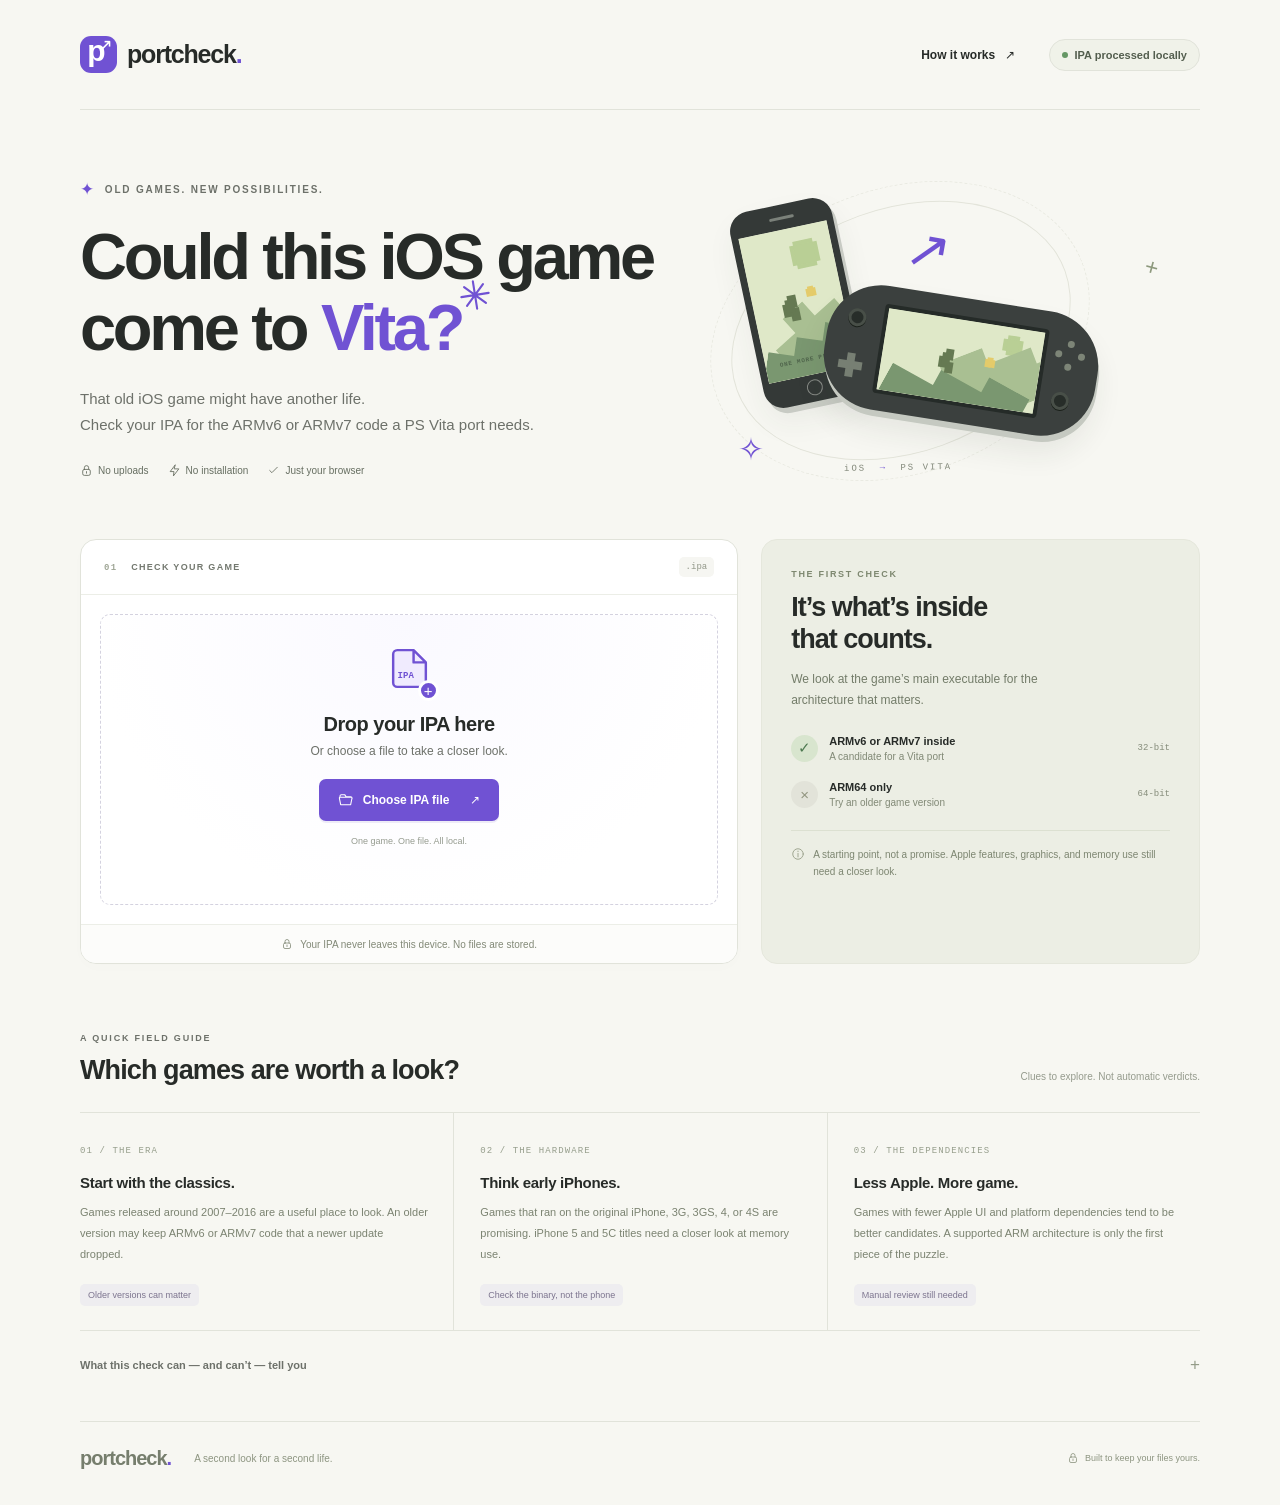
<file: ios-port-check/index.html>
<!doctype html>
<html lang="en">
<head>
  <meta charset="utf-8">
  <meta name="viewport" content="width=device-width, initial-scale=1">
  <meta name="description" content="Give an old iOS game a second look. Read IPA metadata, check for ARMv6 or ARMv7, and calculate SHA-256 hashes entirely on your device.">
  <meta http-equiv="Content-Security-Policy" content="default-src 'self'; script-src 'self'; style-src 'self'; img-src 'self' blob: data: https://*.mzstatic.com; worker-src 'self'; connect-src https://itunes.apple.com; object-src 'none'; base-uri 'none'; form-action 'none'">
  <meta name="theme-color" content="#f7f7f2">
  <title>Portcheck — Could this iOS game come to Vita?</title>
  <link rel="icon" href="./favicon.svg" type="image/svg+xml">
  <link rel="stylesheet" href="./style.css">
  <script type="module" src="./app.js"></script>
</head>
<body>
  <header class="site-header wrap">
    <a class="brand" href="./" aria-label="Portcheck home"><span class="brand-symbol" aria-hidden="true">p<span>↗</span></span>portcheck<span class="brand-dot">.</span></a>
    <nav aria-label="Main navigation"><a href="#how-it-works">How it works <span aria-hidden="true">↗</span></a><span class="header-badge"><span class="live-dot"></span>IPA processed locally</span></nav>
  </header>

  <main class="wrap">
    <section class="hero" aria-labelledby="hero-title">
      <div class="hero-copy">
        <div class="eyebrow"><span class="tiny-cross" aria-hidden="true">✦</span> OLD GAMES. NEW POSSIBILITIES.</div>
        <h1 id="hero-title">Could this iOS game<br>come to <span class="vita-word">Vita<svg class="word-star" viewBox="0 0 32 32" aria-hidden="true" focusable="false"><path d="M16 3v26M3 16h26M7 7l18 18M7 25l18-18"/></svg>?</span></h1>
        <p class="hero-description">That old iOS game might have another life.<br class="desktop-break"> Check your IPA for the ARMv6 or ARMv7 code a PS Vita port needs.</p>
        <div class="hero-pills"><span><svg aria-hidden="true"><use href="#icon-lock"/></svg>No uploads</span><span><svg aria-hidden="true"><use href="#icon-bolt"/></svg>No installation</span><span><svg aria-hidden="true"><use href="#icon-check"/></svg>Just your browser</span></div>
      </div>
      <div class="device-scene" aria-hidden="true">
        <div class="scene-orbit orbit-one"></div><div class="scene-orbit orbit-two"></div><span class="scene-spark spark-one">+</span><span class="scene-spark spark-two">✧</span>
        <div class="phone"><div class="phone-speaker"></div><div class="phone-screen"><div class="pixel-scene"><div class="pixel-sun"></div><div class="pixel-hill hill-back"></div><div class="pixel-hill hill-front"></div><span class="pixel-player"></span><span class="pixel-coin"></span></div><div class="phone-caption">ONE MORE PLAY?</div></div><div class="phone-home"></div></div>
        <div class="transfer-arrow">↗</div>
        <div class="vita"><div class="vita-left"><i class="stick"></i><i class="dpad"></i></div><div class="vita-screen"><div class="pixel-scene"><div class="pixel-sun"></div><div class="pixel-hill hill-back"></div><div class="pixel-hill hill-front"></div><span class="pixel-player"></span><span class="pixel-coin"></span></div></div><div class="vita-right"><div class="face-buttons"><i></i><i></i><i></i><i></i></div><i class="stick"></i></div></div>
        <div class="scene-label">iOS <span>→</span> PS VITA</div>
      </div>
    </section>

    <section class="checker-grid" aria-label="IPA checker">
      <div class="upload-card">
        <div class="card-topline"><span><span class="step-label">01</span> CHECK YOUR GAME</span><span class="file-type">.ipa</span></div>
        <div id="drop-zone" class="drop-zone">
          <input id="file-input" type="file" accept=".ipa" aria-label="Choose an IPA file">
          <div class="file-glyph" aria-hidden="true"><svg><use href="#icon-file"/></svg><span>IPA</span><i>+</i></div>
          <h2>Drop your IPA here</h2>
          <p>Or choose a file to take a closer look.</p>
          <button type="button" class="button primary" id="choose-button"><svg aria-hidden="true"><use href="#icon-folder"/></svg>Choose IPA file <span aria-hidden="true">↗</span></button>
          <span class="drop-hint">One game. One file. All local.</span>
        </div>
        <div id="processing" class="processing" hidden aria-live="polite">
          <div class="scan-orbit" aria-hidden="true"><svg><use href="#icon-file"/></svg></div>
          <h2>Taking a closer look…</h2>
          <p id="processing-file"></p>
          <progress id="progress" max="100" value="0" aria-label="IPA inspection progress"></progress>
          <div class="progress-label"><span id="progress-label">Reading archive</span><span id="progress-value">0%</span></div>
          <button class="text-button" id="cancel-button" type="button">Cancel inspection</button>
        </div>
        <div id="checked-state" class="checked-state" hidden><span class="checked-symbol" aria-hidden="true">✓</span><h2>Inspection complete</h2><p id="checked-file"></p><button type="button" class="button secondary" id="another-button">Check another IPA <span aria-hidden="true">↗</span></button></div>
        <div class="upload-footer"><svg aria-hidden="true"><use href="#icon-lock"/></svg>Your IPA never leaves this device. No files are stored.</div>
      </div>

      <aside class="looking-card">
        <div class="eyebrow">THE FIRST CHECK</div>
        <h2>It’s what’s inside <br>that counts.</h2>
        <p>We look at the game’s main executable for the architecture that matters.</p>
        <div class="architecture-row"><span class="architecture-icon yes">✓</span><div><strong>ARMv6 or ARMv7 inside</strong><span>A candidate for a Vita port</span></div><code>32-bit</code></div>
        <div class="architecture-row"><span class="architecture-icon no">×</span><div><strong>ARM64 only</strong><span>Try an older game version</span></div><code>64-bit</code></div>
        <div class="small-note"><svg aria-hidden="true"><use href="#icon-info"/></svg><p>A starting point, not a promise. Apple features, graphics, and memory use still need a closer look.</p></div>
      </aside>
    </section>

    <div id="error" class="error-banner" role="alert" hidden><svg aria-hidden="true"><use href="#icon-info"/></svg><div><strong>Couldn’t inspect this IPA</strong><p id="error-message"></p></div><button id="dismiss-error" aria-label="Dismiss error" type="button">×</button></div>

    <section id="results" class="results" aria-labelledby="result-heading" hidden tabindex="-1">
      <div class="section-heading"><div><span class="eyebrow">THE RESULTS ARE IN</span><h2 id="result-heading">Your game, under the hood.</h2></div><span class="local-result"><span class="live-dot"></span>Checked locally</span></div>
      <div id="verdict" class="verdict"><div id="verdict-icon" class="verdict-icon" aria-hidden="true">✓</div><div><span class="verdict-eyebrow" id="verdict-eyebrow"></span><h3 id="verdict-title"></h3><p id="verdict-description"></p></div></div>
      <div class="report-card"><div class="report-heading"><div><span class="eyebrow">TAKE THE DETAILS WITH YOU</span><h3>A little report. Ready to share.</h3><p>Copy formatted text or Markdown, ready to paste.</p></div><div class="report-actions"><button class="button primary" id="copy-rich-text" type="button"><svg aria-hidden="true"><use href="#icon-copy"/></svg>Copy rich text</button><button class="button secondary" id="copy-report" type="button"><svg aria-hidden="true"><use href="#icon-copy"/></svg>Copy Markdown</button></div></div><p id="artwork-feedback" class="artwork-feedback" role="status" aria-live="polite"></p><div id="rich-text-report" class="rich-text-report" role="document" aria-label="Formatted portability report" tabindex="0"></div><details id="markdown-details" class="markdown-details"><summary>View Markdown</summary><textarea id="markdown-report" readonly spellcheck="false" aria-label="Copyable Markdown portability report"></textarea></details><p id="copy-feedback" class="copy-feedback" role="status" aria-live="polite"></p></div>
    </section>

    <section class="guide" id="how-it-works" aria-labelledby="guide-title">
      <div class="section-heading"><div><span class="eyebrow">A QUICK FIELD GUIDE</span><h2 id="guide-title">Which games are worth a look?</h2></div><span class="guide-caption">Clues to explore. Not automatic verdicts.</span></div>
      <div class="guide-grid">
        <article><span class="guide-number">01 / THE ERA</span><h3>Start with the classics.</h3><p>Games released around 2007–2016 are a useful place to look. An older version may keep ARMv6 or ARMv7 code that a newer update dropped.</p><span class="guide-tag">Older versions can matter</span></article>
        <article><span class="guide-number">02 / THE HARDWARE</span><h3>Think early iPhones.</h3><p>Games that ran on the original iPhone, 3G, 3GS, 4, or 4S are promising. iPhone 5 and 5C titles need a closer look at memory use.</p><span class="guide-tag">Check the binary, not the phone</span></article>
        <article><span class="guide-number">03 / THE DEPENDENCIES</span><h3>Less Apple. More game.</h3><p>Games with fewer Apple UI and platform dependencies tend to be better candidates. A supported ARM architecture is only the first piece of the puzzle.</p><span class="guide-tag">Manual review still needed</span></article>
      </div>
      <details class="guide-details"><summary>What this check can — and can’t — tell you <span aria-hidden="true">+</span></summary><div><p><strong>“Portable” means an ARMv6 or ARMv7 executable was found in this version.</strong> We inspect the actual main Mach-O executable, including universal binaries. We don’t infer compatibility from the game’s age, metadata, or supported devices. ARMv5, ARMv7s, and ARM64 alone do not pass this check.</p><p>Original iPhone and iPhone 3G games use ARMv6, which passes the architecture check. Running on an iPhone 5S or later also doesn’t prove a game is ARM64-only: older universal versions can include ARMv6 or ARMv7. <a href="https://developer.apple.com/news/upcoming-requirements/?id=06062022a" target="_blank" rel="noreferrer">iOS 11 stopped launching 32-bit apps</a>, so minimum iOS is a useful clue, not the verdict.</p><p>Actual porting still requires engineering work and review of memory, graphics, iOS APIs, and any binary encryption. This tool does not execute, modify, or port the game. Missing or invalid executables produce an inspection error rather than a negative verdict.</p><p>Release dates appear only when the IPA explicitly includes release metadata. ZIP timestamps, purchase dates, and signing dates are never used as release dates.</p><p>IPAs are read in a local browser worker. SHA-256 covers every byte of the original IPA and every byte of its decompressed main executable, including all architecture slices. File contents and hashes stay on your device.</p><p>The App Store icon lookup sends only the bundle ID from the IPA to Apple’s US lookup service. When an exact match is found, the Markdown includes a public artwork URL from the current listing; its icon may differ from this older version. A delisted app or an unavailable lookup leaves the report without an icon.</p></div></details>
    </section>
  </main>
  <footer class="site-footer wrap"><a class="brand footer-brand" href="./">portcheck<span class="brand-dot">.</span></a><span>A second look for a second life.</span><span class="footer-local"><svg aria-hidden="true"><use href="#icon-lock"/></svg>Built to keep your files yours.</span></footer>
  <div id="announcements" class="sr-only" role="status" aria-live="polite"></div>
  <svg class="svg-library" xmlns="http://www.w3.org/2000/svg" aria-hidden="true"><defs>
    <symbol id="icon-lock" viewBox="0 0 24 24"><rect x="5" y="10" width="14" height="11" rx="3"/><path d="M8 10V7a4 4 0 0 1 8 0v3m-4 4v3"/></symbol>
    <symbol id="icon-bolt" viewBox="0 0 24 24"><path d="m13 2-9 12h7l-1 8 10-13h-8z"/></symbol>
    <symbol id="icon-check" viewBox="0 0 24 24"><path d="m5 12 4 4L19 6"/></symbol>
    <symbol id="icon-file" viewBox="0 0 24 24"><path d="M14 3H6a2 2 0 0 0-2 2v14a2 2 0 0 0 2 2h12a2 2 0 0 0 2-2V9zm0 0v6h6"/></symbol>
    <symbol id="icon-folder" viewBox="0 0 24 24"><path d="M3 8V6a2 2 0 0 1 2-2h5l2 3h7a2 2 0 0 1 2 2v1M3 8h17a1 1 0 0 1 1 1l-2 10H4L2 9a1 1 0 0 1 1-1z"/></symbol>
    <symbol id="icon-info" viewBox="0 0 24 24"><circle cx="12" cy="12" r="9"/><path d="M12 11v6m0-10v1"/></symbol>
    <symbol id="icon-copy" viewBox="0 0 24 24"><rect x="8" y="8" width="12" height="13" rx="2"/><path d="M16 8V5a2 2 0 0 0-2-2H5a2 2 0 0 0-2 2v9a2 2 0 0 0 2 2h3"/></symbol>
  </defs></svg>
</body>
</html>
</file>
<file: ios-port-check/style.css>
:root{--bg:#f7f7f2;--ink:#272b28;--muted:#6d716a;--purple:#7052d3;--purple-dark:#5737b7;--border:#e1e3da;--green:#3d735b;--mono:'SFMono-Regular',Consolas,'Liberation Mono',monospace;font-family:Inter,-apple-system,BlinkMacSystemFont,'Segoe UI',sans-serif;color:var(--ink);background:var(--bg);font-synthesis:none;scroll-behavior:smooth}
*{box-sizing:border-box}body{margin:0}button,input,textarea{font:inherit}button,a,label{-webkit-tap-highlight-color:transparent}button,a,.button{touch-action:manipulation}a{color:inherit}svg{width:20px;height:20px;fill:none;stroke:currentColor;stroke-width:1.6;stroke-linecap:round;stroke-linejoin:round;flex:none}button{cursor:pointer}button:disabled{cursor:wait}button:focus-visible,a:focus-visible,summary:focus-visible,textarea:focus-visible{outline:3px solid var(--purple);outline-offset:5px}[hidden]{display:none!important}.wrap{width:min(1120px,calc(100% - 80px));margin:auto}.site-header{height:110px;display:flex;align-items:center;justify-content:space-between;border-bottom:1px solid var(--border)}.brand{display:flex;align-items:center;text-decoration:none;font-weight:760;font-size:25px;letter-spacing:-1.2px}.brand-dot{color:var(--purple)}.brand-symbol{width:37px;height:37px;border-radius:11px;background:var(--purple);color:#fff;font-size:30px;line-height:29px;margin-right:10px;text-align:center;position:relative;letter-spacing:-4px;padding-right:8px;font-weight:600}.brand-symbol span{position:absolute;right:4px;top:0;font-size:19px;line-height:19px;letter-spacing:0}.site-header nav{display:flex;align-items:center;gap:34px;font-size:12px;font-weight:600}.site-header nav>a{text-decoration:none}.site-header nav>a:hover{color:var(--purple)}.site-header nav>a span{margin-left:6px}.header-badge{border:1px solid var(--border);border-radius:30px;padding:9px 12px;font-size:11px;color:#535e4e;background:#f0f2e9;display:flex;align-items:center;gap:7px}.live-dot{width:6px;height:6px;display:inline-block;border-radius:50%;background:#659765;flex:none}.hero{display:grid;grid-template-columns:1.2fr 1fr;gap:15px;align-items:center;padding:68px 0 61px;position:relative}.eyebrow{font-size:10px;font-weight:700;letter-spacing:1.8px;color:var(--muted);display:block}.hero .eyebrow{display:flex;align-items:center;gap:9px}.tiny-cross{font-size:17px;color:var(--purple)}h1{font-size:clamp(44px,5.2vw,65px);font-weight:650;letter-spacing:-3.3px;line-height:1.09;margin:22px 0 22px}.vita-word{color:var(--purple);position:relative;white-space:nowrap}.word-star{width:34px;height:34px;position:absolute;top:-13px;right:-30px;transform:rotate(-9deg);stroke-width:2}.hero-description{font-size:15px;line-height:1.75;color:var(--muted);margin:0}.hero-pills{display:flex;gap:19px;margin-top:26px;font-size:10px;color:#666e61}.hero-pills>span{display:flex;align-items:center;gap:5px}.hero-pills svg{width:13px;height:13px;stroke-width:1.6}.device-scene{position:relative;height:300px;isolation:isolate}.scene-orbit{position:absolute;border:1px solid #e3e4da;border-radius:50%;z-index:-1;transform:rotate(-20deg)}.orbit-one{width:350px;height:245px;top:30px;left:28px}.orbit-two{width:390px;height:286px;top:10px;left:7px;border-style:dashed;opacity:.65}.phone{position:absolute;width:104px;height:200px;left:48px;top:25px;border-radius:20px;background:#343937;transform:rotate(-12deg);box-shadow:3px 6px 0 #c8cbc4,0 15px 30px #303a3010;padding:25px 7px 27px}.phone-speaker{position:absolute;left:41px;top:12px;width:25px;height:3px;background:#7b817a;border-radius:4px}.phone-home{position:absolute;bottom:6px;left:43px;width:16px;height:16px;border:1px solid #858984;border-radius:50%}.phone-screen{height:100%;background:#e9eed5;overflow:hidden;position:relative}.phone-caption{font-family:var(--mono);font-size:6px;letter-spacing:.8px;position:absolute;bottom:12px;text-align:center;width:100%;font-weight:700;color:#50654c}.pixel-scene{position:absolute;inset:0;overflow:hidden;background:#dfe8c8}.pixel-sun{position:absolute;width:20px;height:20px;background:#b9cf95;top:18px;right:18px;box-shadow:0 -4px #b9cf95,4px 0 #b9cf95,0 4px #b9cf95,-4px 0 #b9cf95}.pixel-hill{position:absolute;width:145%;height:95px;bottom:-5px;left:-15%;transform:rotate(-30deg);background:#a9bf92;clip-path:polygon(0 60%,20% 60%,20% 40%,40% 40%,40% 20%,60% 20%,60% 40%,80% 40%,80% 60%,100% 60%,100% 100%,0 100%)}.hill-front{background:#7a9770;bottom:-30px;left:5%;transform:rotate(20deg)}.pixel-player{position:absolute;width:9px;height:13px;left:35%;top:47%;background:#657952;box-shadow:3px -4px #657952,-3px 4px #657952,4px 9px #657952}.pixel-coin{position:absolute;width:6px;height:8px;right:30%;top:41%;background:#e4cb6a;box-shadow:-2px 2px #e4cb6a,2px 2px #e4cb6a}.vita{position:absolute;left:126px;top:120px;width:274px;height:125px;border-radius:55px;background:#3b403e;box-shadow:2px 6px 0 #c5c9c1,0 18px 30px #222e2315;transform:rotate(9deg);display:grid;grid-template-columns:52px 1fr 52px;align-items:center;padding:15px 2px}.vita-screen{height:90px;background:#dfe8c8;position:relative;border:4px solid #252b28;border-radius:4px;overflow:hidden}.vita .pixel-player{top:43%;left:38%;width:8px;height:11px}.vita .pixel-hill{height:85px;bottom:-19px}.vita .hill-front{bottom:-45px}.vita .pixel-sun{width:12px;height:12px;top:12px;right:24px}.vita-left,.vita-right{height:80px;position:relative}.stick{position:absolute;width:18px;height:18px;border-radius:50%;background:#272d29;border:3px solid #484f48;box-shadow:0 1px 0 #191f19}.vita-left .stick{left:17px;top:4px}.vita-right .stick{left:12px;bottom:7px}.dpad{position:absolute;background:#777f73;width:8px;height:24px;bottom:7px;left:22px}.dpad:after{content:'';position:absolute;left:-8px;top:8px;width:24px;height:8px;background:#777f73}.face-buttons{position:absolute;left:9px;top:3px;width:30px;height:30px}.face-buttons i{position:absolute;background:#7d8577;width:7px;height:7px;border-radius:50%}.face-buttons i:nth-child(1){left:11px;top:0}.face-buttons i:nth-child(2){right:0;top:11px}.face-buttons i:nth-child(3){left:11px;bottom:0}.face-buttons i:nth-child(4){left:0;top:11px}.transfer-arrow{position:absolute;left:208px;top:40px;color:var(--purple);font-size:54px;transform:rotate(10deg);font-weight:300}.scene-label{font-family:var(--mono);font-size:9px;letter-spacing:2px;color:#818779;position:absolute;bottom:5px;left:146px;transform:rotate(-1deg)}.scene-label span{color:var(--purple);padding:0 6px}.scene-spark{position:absolute;color:#8d997d;font-weight:300}.spark-one{font-size:23px;right:42px;top:76px;transform:rotate(15deg)}.spark-two{font-size:31px;left:40px;bottom:10px;color:var(--purple)}.checker-grid{display:grid;grid-template-columns:1.5fr 1fr;gap:23px}.upload-card{background:#fff;border:1px solid var(--border);border-radius:16px;overflow:hidden;min-width:0;box-shadow:0 4px 15px #24332203}.card-topline{display:flex;justify-content:space-between;align-items:center;padding:17px 23px;border-bottom:1px solid #eceee7;font-size:9px;letter-spacing:1.3px;font-weight:650;color:#73786f}.step-label{color:#a0a797;font-family:var(--mono);margin-right:10px}.file-type{background:#f6f6f2;padding:5px 7px;border-radius:5px;font-family:var(--mono);letter-spacing:0;color:#929789;font-weight:400}.drop-zone{margin:19px;padding:24px 20px 22px;min-height:291px;border:1.5px dashed #d4d2df;border-radius:10px;background:radial-gradient(ellipse at 50% 0%,#faf9ff,#fff 72%);display:flex;align-items:center;flex-direction:column;text-align:center;position:relative;transition:background .15s,border-color .15s}.drop-zone.dragging,.drop-zone:focus-within{border-color:var(--purple);background:#f3efff}.file-glyph{position:relative;color:var(--purple);height:59px;width:49px;margin-bottom:15px}.file-glyph>svg{width:49px;height:59px;stroke-width:1.2;fill:#f0ebfe}.file-glyph>span{font-family:var(--mono);font-size:9px;position:absolute;left:13px;top:32px;font-weight:600}.file-glyph>i{font-style:normal;font-size:15px;width:21px;height:21px;border-radius:50%;background:var(--purple);border:3px solid #fff;color:#fff;position:absolute;right:-5px;bottom:-3px;line-height:15px}.drop-zone h2,.processing h2,.checked-state h2{font-size:20px;letter-spacing:-.5px;font-weight:600;margin:0 0 8px}.drop-zone>p{font-size:12px;color:var(--muted);margin:0 0 21px}.button{display:inline-flex;align-items:center;justify-content:center;gap:9px;font-size:12px;font-weight:550;text-decoration:none;border:0;border-radius:7px;padding:13px 19px;cursor:pointer;transition:background .15s,transform .15s;white-space:nowrap}.button svg{width:16px;height:16px}.button>span{margin-left:12px}.primary{background:var(--purple);color:#fff;box-shadow:0 2px 0 #4a2da316}.primary:hover{background:var(--purple-dark);transform:translateY(-1px)}.secondary{color:var(--purple-dark);background:#eee8fd}.secondary:hover{background:#e4dcf9}.drop-hint{font-size:9px;color:#959b8f;margin-top:15px}.upload-footer{padding:13px 16px;background:#fcfcfa;display:flex;gap:7px;align-items:center;justify-content:center;border-top:1px solid #eceee7;color:#828977;font-size:10px}.upload-footer svg{width:12px;height:12px}#file-input{position:absolute;top:0;left:0;width:1px;height:1px;opacity:0;overflow:hidden}.looking-card{background:#eceee4;border:1px solid #e5e7dc;border-radius:16px;padding:29px 29px 23px}.looking-card .eyebrow{font-size:9px;color:#7e8870;letter-spacing:1.7px}.looking-card h2{font-size:27px;line-height:1.18;font-weight:550;letter-spacing:-1px;margin:13px 0}.looking-card>p{font-size:12px;line-height:1.8;color:#737c69;margin:0 0 23px;max-width:290px}.architecture-row{display:flex;align-items:center;gap:11px;margin:19px 0}.architecture-icon{display:flex;align-items:center;justify-content:center;width:27px;height:27px;border-radius:50%;font-size:15px;flex:none}.yes{background:#d8e5ce;color:#4d7950}.no{background:#e2e3d9;color:#90947e}.architecture-row>div{display:flex;flex-direction:column;gap:4px}.architecture-row strong{font-size:11px;font-weight:600}.architecture-row>div>span{font-size:10px;color:#818976}.architecture-row>code{margin-left:auto;color:#858c7a;font-size:9px}.small-note{border-top:1px solid #dce0d1;display:flex;align-items:flex-start;gap:8px;padding-top:15px;margin-top:22px}.small-note svg{width:14px;height:14px;color:#9ba28c;margin-top:1px}.small-note p{font-size:10px;line-height:1.7;margin:0;color:#7d8671}.processing,.checked-state{min-height:329px;padding:38px 35px;text-align:center}.processing>p,.checked-state>p{font-size:12px;color:var(--muted);overflow-wrap:anywhere;margin-bottom:24px}.scan-orbit{margin:0 auto 20px;color:var(--purple);width:49px;height:49px;border:2px solid #ece7f9;border-top-color:var(--purple);border-radius:50%;display:flex;align-items:center;justify-content:center;animation:pulse 1.5s ease infinite}.scan-orbit svg{width:25px;height:25px}.processing progress{display:block;appearance:none;width:100%;height:6px;border:0;border-radius:8px;overflow:hidden;background:#eee9f8}.processing progress::-webkit-progress-bar{background:#eee9f8}.processing progress::-webkit-progress-value{background:var(--purple);border-radius:8px;transition:width .2s}.processing progress::-moz-progress-bar{background:var(--purple)}.progress-label{display:flex;gap:10px;justify-content:space-between;font-size:10px;color:var(--muted);margin-top:10px}.text-button{background:none;border:0;color:var(--purple);font-size:11px;padding:10px;margin-top:18px;text-decoration:underline;text-underline-offset:3px}.checked-symbol{display:flex;align-items:center;justify-content:center;margin:8px auto 20px;font-size:25px;width:55px;height:55px;border-radius:50%;background:#e5eee0;color:var(--green)}.error-banner{margin-top:20px;background:#fff0e8;border:1px solid #edcebe;padding:20px;border-radius:12px;display:flex;align-items:flex-start;gap:12px;color:#8b4831}.error-banner strong{font-size:13px}.error-banner p{font-size:12px;line-height:1.7;margin:5px 0 0}.error-banner button{margin-left:auto;border:0;background:none;font-size:23px;color:inherit}.section-heading{display:flex;align-items:flex-end;justify-content:space-between;gap:20px;margin-bottom:26px}.section-heading h2{font-size:27px;font-weight:550;letter-spacing:-.9px;margin:12px 0 0}.section-heading .eyebrow{font-size:9px}.results{margin-top:62px;outline:0}.local-result{font-size:10px;color:#747d6a;display:flex;gap:6px;align-items:center;padding-bottom:4px}.verdict{display:flex;align-items:flex-start;gap:19px;padding:25px 28px;background:#eaf3e5;border:1px solid #d3e2ca;border-radius:13px;color:#2f5d3f;margin-bottom:20px}.verdict.negative{background:#fff0e4;border-color:#f0d6be;color:#955a2e}.verdict-icon{width:39px;height:39px;flex:none;display:flex;align-items:center;justify-content:center;border-radius:50%;background:#d5e7ca;font-size:22px}.negative .verdict-icon{background:#f7dfc8}.verdict-eyebrow{font-size:9px;letter-spacing:1.6px;font-weight:600}.verdict h3{font-size:23px;letter-spacing:-.5px;font-weight:600;margin:7px 0 8px}.verdict p{font-size:12px;line-height:1.8;max-width:810px;margin:0;color:#617657}.negative p{color:#8e7056}.report-card{margin-top:21px;border:1px solid var(--border);border-radius:13px;background:#fff;padding:27px 28px 13px}.report-heading{display:flex;align-items:center;justify-content:space-between;gap:20px;margin-bottom:22px}.report-heading .eyebrow{font-size:8px}.report-heading h3{font-size:20px;letter-spacing:-.5px;font-weight:550;margin:10px 0 7px}.report-heading p{font-size:11px;color:var(--muted);margin:0;line-height:1.7}#markdown-report{display:block;width:100%;height:210px;resize:vertical;padding:17px;border-radius:7px;border:1px solid #e9e7ef;background:#faf9fc;font:11px/1.9 var(--mono);color:#70667c;white-space:pre-wrap;overflow-wrap:anywhere}.copy-feedback{min-height:16px;font-size:10px;color:var(--green);margin:10px 0 0}.guide{margin:69px 0 45px;scroll-margin-top:25px}.guide-caption{font-size:10px;color:#959b8d;padding-bottom:4px}.guide-grid{display:grid;grid-template-columns:repeat(3,1fr);gap:0;border-top:1px solid var(--border);border-bottom:1px solid var(--border)}.guide-grid article{padding:26px 25px 24px 0}.guide-grid article+article{padding-left:26px;border-left:1px solid var(--border)}.guide-number{font-size:9px;letter-spacing:1.1px;font-family:var(--mono);color:#969e8c}.guide-grid h3{font-size:15px;letter-spacing:-.3px;font-weight:600;margin:17px 0 11px}.guide-grid p{font-size:11px;line-height:1.9;color:#7b8371;margin:0 0 19px}.guide-tag{display:inline-block;font-size:9px;color:#7c748e;background:#eeedf0;border-radius:5px;padding:6px 8px}.guide-details{margin-top:23px;color:var(--muted)}.guide-details summary{display:flex;justify-content:space-between;gap:20px;list-style:none;cursor:pointer;font-size:11px;font-weight:550;padding:5px 0}.guide-details summary::-webkit-details-marker{display:none}.guide-details summary>span{font-size:17px;color:#949c88;font-weight:400;line-height:12px}.guide-details[open] summary>span{transform:rotate(45deg)}.guide-details>div{max-width:850px;padding-top:8px;font-size:12px;line-height:1.9}.guide-details a{color:var(--purple);text-underline-offset:3px}.site-footer{border-top:1px solid var(--border);padding:25px 0 35px;display:flex;align-items:center;gap:23px;color:#8d9581;font-size:10px}.footer-brand{font-size:20px;color:#767e6d;letter-spacing:-1px}.footer-local{margin-left:auto;display:flex;align-items:center;gap:6px;font-size:9px}.footer-local svg{width:12px;height:12px}.svg-library{position:absolute;width:0;height:0;overflow:hidden}.sr-only{position:absolute;width:1px;height:1px;padding:0;margin:-1px;overflow:hidden;clip:rect(0,0,0,0);white-space:nowrap;border:0}@keyframes pulse{50%{border-color:#b8a7eb;box-shadow:0 0 0 6px #f4f0fe}}@media(min-width:1500px){.hero{padding-top:80px;padding-bottom:75px}}@media(max-width:950px){.wrap{width:calc(100% - 48px)}.hero{grid-template-columns:1.1fr 1fr;padding:50px 0}.device-scene{transform:scale(.8);transform-origin:center;left:-20px;width:400px}h1{font-size:53px}.hero-description{font-size:13px}.hero-pills{gap:12px;font-size:9px}.checker-grid{grid-template-columns:1.3fr 1fr;gap:16px}.looking-card{padding:25px 20px}.guide-caption{display:none}}@media(max-width:700px){.wrap{width:calc(100% - 36px)}.site-header{height:82px}.brand{font-size:23px}.brand-symbol{width:33px;height:33px;font-size:27px;line-height:25px}.site-header nav{gap:0}.site-header nav>a{font-size:11px}.header-badge{display:none}.hero{grid-template-columns:1fr;padding:42px 0 33px;gap:0}.hero-copy{position:relative;z-index:1}.hero .eyebrow{font-size:9px;letter-spacing:1.5px}h1{font-size:clamp(44px,9.5vw,65px);letter-spacing:-2.7px;margin-top:18px;line-height:1.11}.hero-description{font-size:13px}.hero-pills{gap:17px;font-size:9px;margin-top:23px}.device-scene{display:none}.checker-grid{grid-template-columns:1fr;gap:18px}.drop-zone{margin:15px;min-height:290px;padding-top:25px}.looking-card{padding:25px}.looking-card h2 br{display:none}.looking-card h2{font-size:24px}.looking-card>p{max-width:none;margin-bottom:20px;font-size:12px}.architecture-row{margin:16px 0}.architecture-row strong{font-size:12px}.architecture-row>div>span{font-size:11px}.small-note{margin-top:20px}.small-note p{font-size:11px}.looking-card .eyebrow{font-size:9px}.results{margin-top:43px}.section-heading{align-items:flex-start;gap:12px}.section-heading h2{font-size:23px}.local-result{font-size:9px;white-space:nowrap;padding-top:2px}.verdict{padding:20px 17px;gap:12px}.verdict-icon{width:30px;height:30px;font-size:18px}.verdict h3{font-size:21px}.verdict p{font-size:12px}.report-card{padding:23px 18px 12px}.report-heading{align-items:flex-start;flex-direction:column;gap:17px}.report-heading .button{width:100%}.report-heading h3{font-size:19px}#markdown-report{font-size:10px;height:225px}.guide{margin:44px 0 30px}.guide-grid{grid-template-columns:1fr}.guide-grid article,.guide-grid article+article{padding:24px 0;border-left:0}.guide-grid article+article{border-top:1px solid var(--border)}.guide-grid h3{font-size:17px;margin:13px 0 10px}.guide-grid p{font-size:12px;max-width:490px}.guide-tag{font-size:10px}.guide-details summary{font-size:11px;line-height:1.7}.site-footer{flex-wrap:wrap;gap:13px;padding:22px 0 28px}.site-footer>span{font-size:9px}.footer-local{margin-left:0;flex-basis:100%}.footer-brand{font-size:18px}.desktop-break{display:none}}@media(prefers-reduced-motion:reduce){:root{scroll-behavior:auto}*,*:before,*:after{animation:none!important;transition:none!important}}
.artwork-feedback{font-size:10px;color:#7b8271;line-height:1.7;margin:-6px 0 15px}.button:disabled{opacity:.6;transform:none}.button:disabled:hover{background:var(--purple)}
.report-actions{display:flex;flex-wrap:wrap;gap:9px;justify-content:flex-end;flex:none}.rich-text-report{font-size:13px;line-height:1.85;color:#4c5149;border:1px solid #e9e7ef;border-radius:7px;padding:20px;background:#fcfcfa;max-height:420px;overflow:auto;overflow-wrap:anywhere;user-select:text}.rich-text-report:focus-visible{outline:3px solid var(--purple);outline-offset:4px}.rich-text-report>p:first-child{font-size:16px;margin-top:0}.rich-text-report p{margin:12px 0}.rich-text-report img{display:block;object-fit:contain;border-radius:12px}.rich-text-report ul{padding-left:23px;margin:10px 0}.rich-text-report li>ul{margin:2px 0 9px}.rich-text-report code{font-family:var(--mono);font-size:11px;overflow-wrap:anywhere}.markdown-details{margin-top:15px}.markdown-details summary{cursor:pointer;color:#7a6a94;font-size:11px;padding:5px 0}.markdown-details textarea{margin-top:10px}@media(max-width:700px){.report-actions{width:100%;flex-direction:column}.rich-text-report{padding:15px;font-size:12px}.rich-text-report code{font-size:10px}}
</file>
